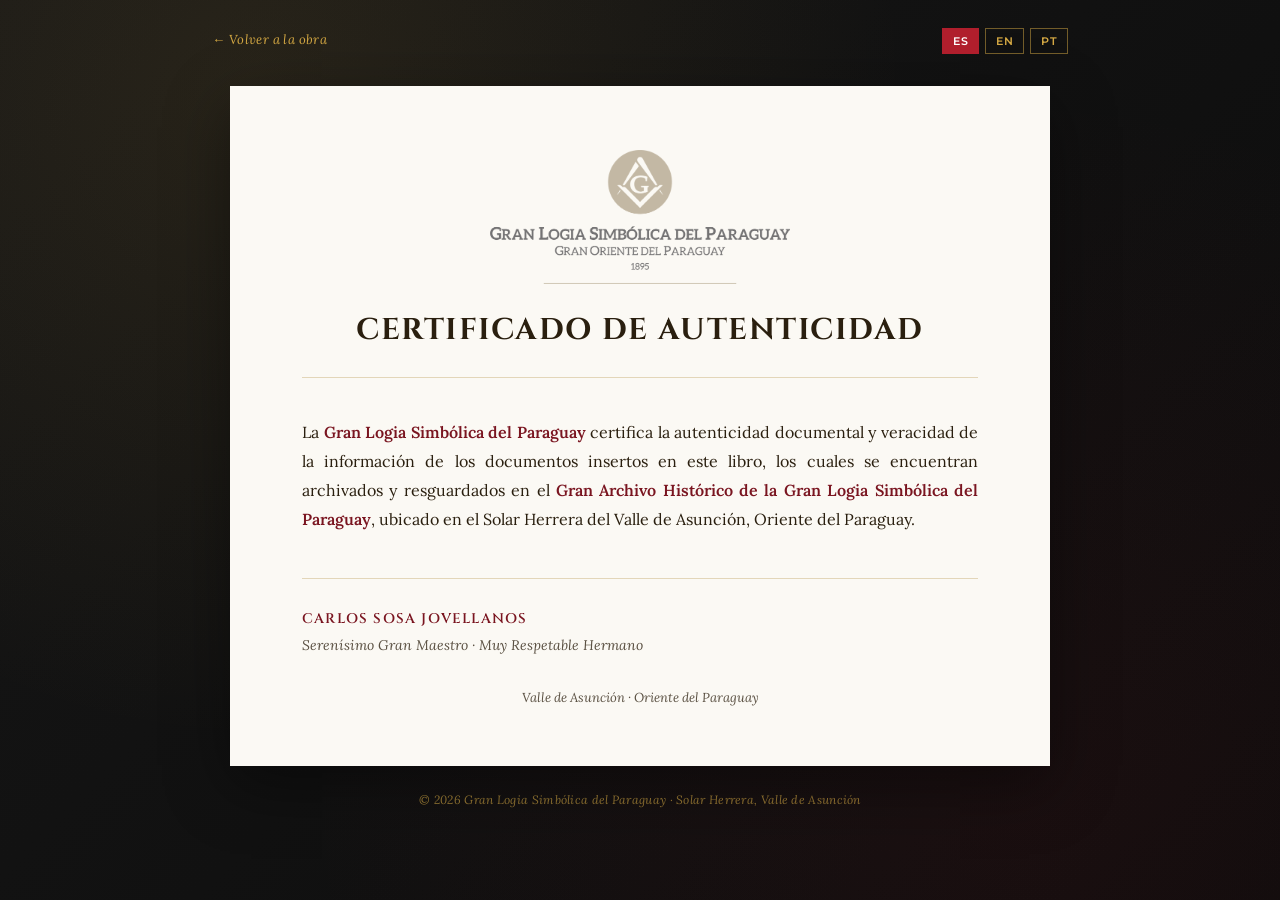
<file: certificacion/index.html>
<!DOCTYPE html>
<html lang="es">
<head>
<meta charset="UTF-8">
<meta name="viewport" content="width=device-width, initial-scale=1.0">
<title data-i18n="page_title">Certificado de Autenticidad · Gran Logia Simbólica del Paraguay</title>
<link rel="preconnect" href="https://fonts.googleapis.com">
<link rel="preconnect" href="https://fonts.gstatic.com" crossorigin>
<link href="https://fonts.googleapis.com/css2?family=Cinzel:wght@400;500;600;700&family=Lora:ital,wght@0,400;0,500;0,600;0,700;1,400;1,500&family=Montserrat:wght@300;400;500;600;700&display=swap" rel="stylesheet">
<style>
  :root{
    --red:#b01e2c;
    --red-dark:#7a1520;
    --gold:#d4a843;
    --gold-soft:#e8c875;
    --gold-deep:#a8842f;
    --dark:#1a1a1a;
    --darker:#0f0f0f;
    --cream:#f7f1e1;
    --ink:#2a1f0f;
    --muted:#5a5042;
  }
  *{box-sizing:border-box;margin:0;padding:0}
  html,body{min-height:100%}
  body{
    font-family:'Montserrat',sans-serif;
    color:var(--ink);
    background:
      radial-gradient(circle at 20% 10%, rgba(212,168,67,.10), transparent 50%),
      radial-gradient(circle at 80% 90%, rgba(176,30,44,.08), transparent 55%),
      linear-gradient(135deg, #161616 0%, #0c0c0c 100%);
    min-height:100vh;
    line-height:1.6;
  }

  /* Top bar with language switcher */
  .topbar{
    max-width:920px;
    margin:0 auto;
    padding:28px 32px 0;
    display:flex;
    justify-content:space-between;
    align-items:center;
    color:var(--gold);
  }
  .home-link{
    color:var(--gold);
    text-decoration:none;
    font-family:'Lora',serif;
    font-style:italic;
    font-size:13px;
    letter-spacing:.4px;
    border-bottom:1px solid transparent;
    transition:border-color .2s;
  }
  .home-link:hover{border-color:var(--gold)}
  .lang-switcher{display:flex;gap:6px}
  .lang-btn{
    background:transparent;
    border:1px solid rgba(212,168,67,.5);
    color:var(--gold);
    padding:5px 10px;
    font-family:'Montserrat',sans-serif;
    font-size:11px;
    font-weight:600;
    letter-spacing:.5px;
    cursor:pointer;
    transition:all .25s;
  }
  .lang-btn:hover{border-color:var(--gold);background:rgba(212,168,67,.1)}
  .lang-btn.active{background:var(--red);color:#fff;border-color:var(--red)}

  /* Page */
  .page{
    max-width:820px;
    margin:32px auto 0;
    background:#fbf9f4;
    padding:64px 72px 56px;
    box-shadow:0 20px 60px rgba(0,0,0,.4);
  }

  .page-header{
    text-align:center;
    padding-bottom:28px;
    border-bottom:1px solid rgba(168,132,47,.3);
    margin-bottom:40px;
  }
  .page-emblem{
    width:300px;
    margin:0 auto 28px;
    display:flex;
    align-items:center;
    justify-content:center;
  }
  .page-emblem img{width:100%;height:auto;object-fit:contain}
  .page-title{
    font-family:'Cinzel',serif;
    font-weight:700;
    color:var(--ink);
    font-size:clamp(24px, 3vw, 30px);
    letter-spacing:1.5px;
    line-height:1.25;
    text-transform:uppercase;
  }

  .page-content{
    font-family:'Lora',serif;
    font-size:16px;
    line-height:1.8;
    color:var(--ink);
  }
  .page-content p{margin-bottom:18px;text-align:justify}
  .page-content strong{color:var(--red-dark);font-weight:600}

  .section-heading{
    font-family:'Cinzel',serif;
    font-weight:600;
    color:var(--red-dark);
    font-size:13px;
    letter-spacing:2px;
    text-transform:uppercase;
    margin:36px 0 14px;
  }

  .signatory{
    margin-top:44px;
    padding-top:28px;
    border-top:1px solid rgba(168,132,47,.3);
    font-family:'Lora',serif;
    font-size:14px;
    line-height:1.7;
    color:var(--muted);
  }
  .signatory-name{
    font-family:'Cinzel',serif;
    font-weight:600;
    color:var(--red-dark);
    font-size:14px;
    letter-spacing:1.2px;
    text-transform:uppercase;
    margin-bottom:4px;
  }
  .signatory-title{font-style:italic}

  .page-place{
    margin-top:28px;
    font-family:'Lora',serif;
    font-style:italic;
    color:var(--muted);
    font-size:13px;
    text-align:center;
  }

  /* Footer */
  .footer{
    max-width:820px;
    margin:24px auto 40px;
    padding:0 32px;
    color:rgba(212,168,67,.6);
    font-family:'Lora',serif;
    font-style:italic;
    font-size:12px;
    letter-spacing:.3px;
    text-align:center;
  }

  /* Print */
  @media print{
    body{background:#fff}
    .topbar,.footer{display:none}
    .page{box-shadow:none;max-width:100%;margin:0;padding:40px}
  }

  /* Responsive */
  @media (max-width:720px){
    .topbar{padding:20px 18px 0}
    .page{padding:36px 22px;margin-top:20px}
    .page-content{font-size:15px}
    .page-content p{text-align:left}
  }
</style>
</head>
<body>

<div class="topbar">
  <a href="../historia-documentada/" class="home-link" data-i18n="back_link">← Volver a la obra</a>
  <div class="lang-switcher">
    <button class="lang-btn active" data-lang="es" onclick="setLanguage('es')">ES</button>
    <button class="lang-btn" data-lang="en" onclick="setLanguage('en')">EN</button>
    <button class="lang-btn" data-lang="pt" onclick="setLanguage('pt')">PT</button>
  </div>
</div>

<main class="page">
  <header class="page-header">
    <div class="page-emblem">
      <img src="logo.png" alt="GLSP">
    </div>
    <h1 class="page-title" data-i18n="cert_title">Certificado de Autenticidad</h1>
  </header>

  <div class="page-content">
    <p data-i18n="cert_body">La <strong>Gran Logia Simbólica del Paraguay</strong> certifica la autenticidad documental y veracidad de la información de los documentos insertos en este libro, los cuales se encuentran archivados y resguardados en el <strong>Gran Archivo Histórico de la Gran Logia Simbólica del Paraguay</strong>, ubicado en el Solar Herrera del Valle de Asunción, Oriente del Paraguay.</p>

    <div class="signatory">
      <div class="signatory-name">Carlos Sosa Jovellanos</div>
      <div class="signatory-title" data-i18n="signatory_title">Serenísimo Gran Maestro · Muy Respetable Hermano</div>
    </div>

    <div class="page-place" data-i18n="cert_place">Valle de Asunción · Oriente del Paraguay</div>
  </div>
</main>

<div class="footer" data-i18n="footer_text">© 2026 Gran Logia Simbólica del Paraguay · Solar Herrera, Valle de Asunción</div>

<script>
const translations = {
  es:{
    page_title:"Certificado de Autenticidad · Gran Logia Simbólica del Paraguay",
    back_link:"← Volver a la obra",
    institution:"Gran Logia Simbólica del Paraguay",
    cert_title:"Certificado de Autenticidad",
    cert_body_html:'La <strong>Gran Logia Simbólica del Paraguay</strong> certifica la autenticidad documental y veracidad de la información de los documentos insertos en este libro, los cuales se encuentran archivados y resguardados en el <strong>Gran Archivo Histórico de la Gran Logia Simbólica del Paraguay</strong>, ubicado en el Solar Herrera del Valle de Asunción, Oriente del Paraguay.',
    signatory_title:"Serenísimo Gran Maestro · Muy Respetable Hermano",
    cert_place:"Valle de Asunción · Oriente del Paraguay",
    footer_text:"© 2026 Gran Logia Simbólica del Paraguay · Solar Herrera, Valle de Asunción"
  },
  en:{
    page_title:"Certificate of Authenticity · Gran Logia Simbólica del Paraguay",
    back_link:"← Back to the book",
    institution:"Gran Logia Simbólica del Paraguay",
    cert_title:"Certificate of Authenticity",
    cert_body_html:'The <strong>Gran Logia Simbólica del Paraguay</strong> certifies the documentary authenticity and truthfulness of the information contained in the documents included in this book, which are archived and safeguarded in the <strong>Grand Historical Archive of the Gran Logia Simbólica del Paraguay</strong>, located at the Solar Herrera in the Valley of Asunción, Orient of Paraguay.',
    signatory_title:"Most Serene Grand Master · Most Worshipful Brother",
    cert_place:"Valley of Asunción · Orient of Paraguay",
    footer_text:"© 2026 Gran Logia Simbólica del Paraguay · Solar Herrera, Valley of Asunción"
  },
  pt:{
    page_title:"Certificado de Autenticidade · Gran Logia Simbólica del Paraguay",
    back_link:"← Voltar à obra",
    institution:"Gran Logia Simbólica del Paraguay",
    cert_title:"Certificado de Autenticidade",
    cert_body_html:'A <strong>Gran Logia Simbólica del Paraguay</strong> certifica a autenticidade documental e veracidade das informações dos documentos inseridos neste livro, os quais se encontram arquivados e resguardados no <strong>Grande Arquivo Histórico da Gran Logia Simbólica del Paraguay</strong>, localizado no Solar Herrera do Vale de Assunção, Oriente do Paraguai.',
    signatory_title:"Sereníssimo Grão-Mestre · Muito Respeitável Irmão",
    cert_place:"Vale de Assunção · Oriente do Paraguai",
    footer_text:"© 2026 Gran Logia Simbólica del Paraguay · Solar Herrera, Vale de Assunção"
  }
};

function setLanguage(lang){
  if(!translations[lang]) return;
  const t = translations[lang];
  document.querySelectorAll('[data-i18n]').forEach(el=>{
    const k = el.getAttribute('data-i18n');
    const htmlKey = k + '_html';
    if(t[htmlKey] !== undefined){
      el.innerHTML = t[htmlKey];
    } else if(t[k] !== undefined){
      if(el.tagName === 'TITLE') document.title = t[k];
      else el.textContent = t[k];
    }
  });
  document.querySelectorAll('.lang-btn').forEach(b=>b.classList.toggle('active', b.dataset.lang === lang));
  document.documentElement.lang = lang;
  localStorage.setItem('glsp_cert_lang', lang);
}

const saved = localStorage.getItem('glsp_cert_lang') || 'es';
setLanguage(saved);
</script>

</body>
</html>
</file>
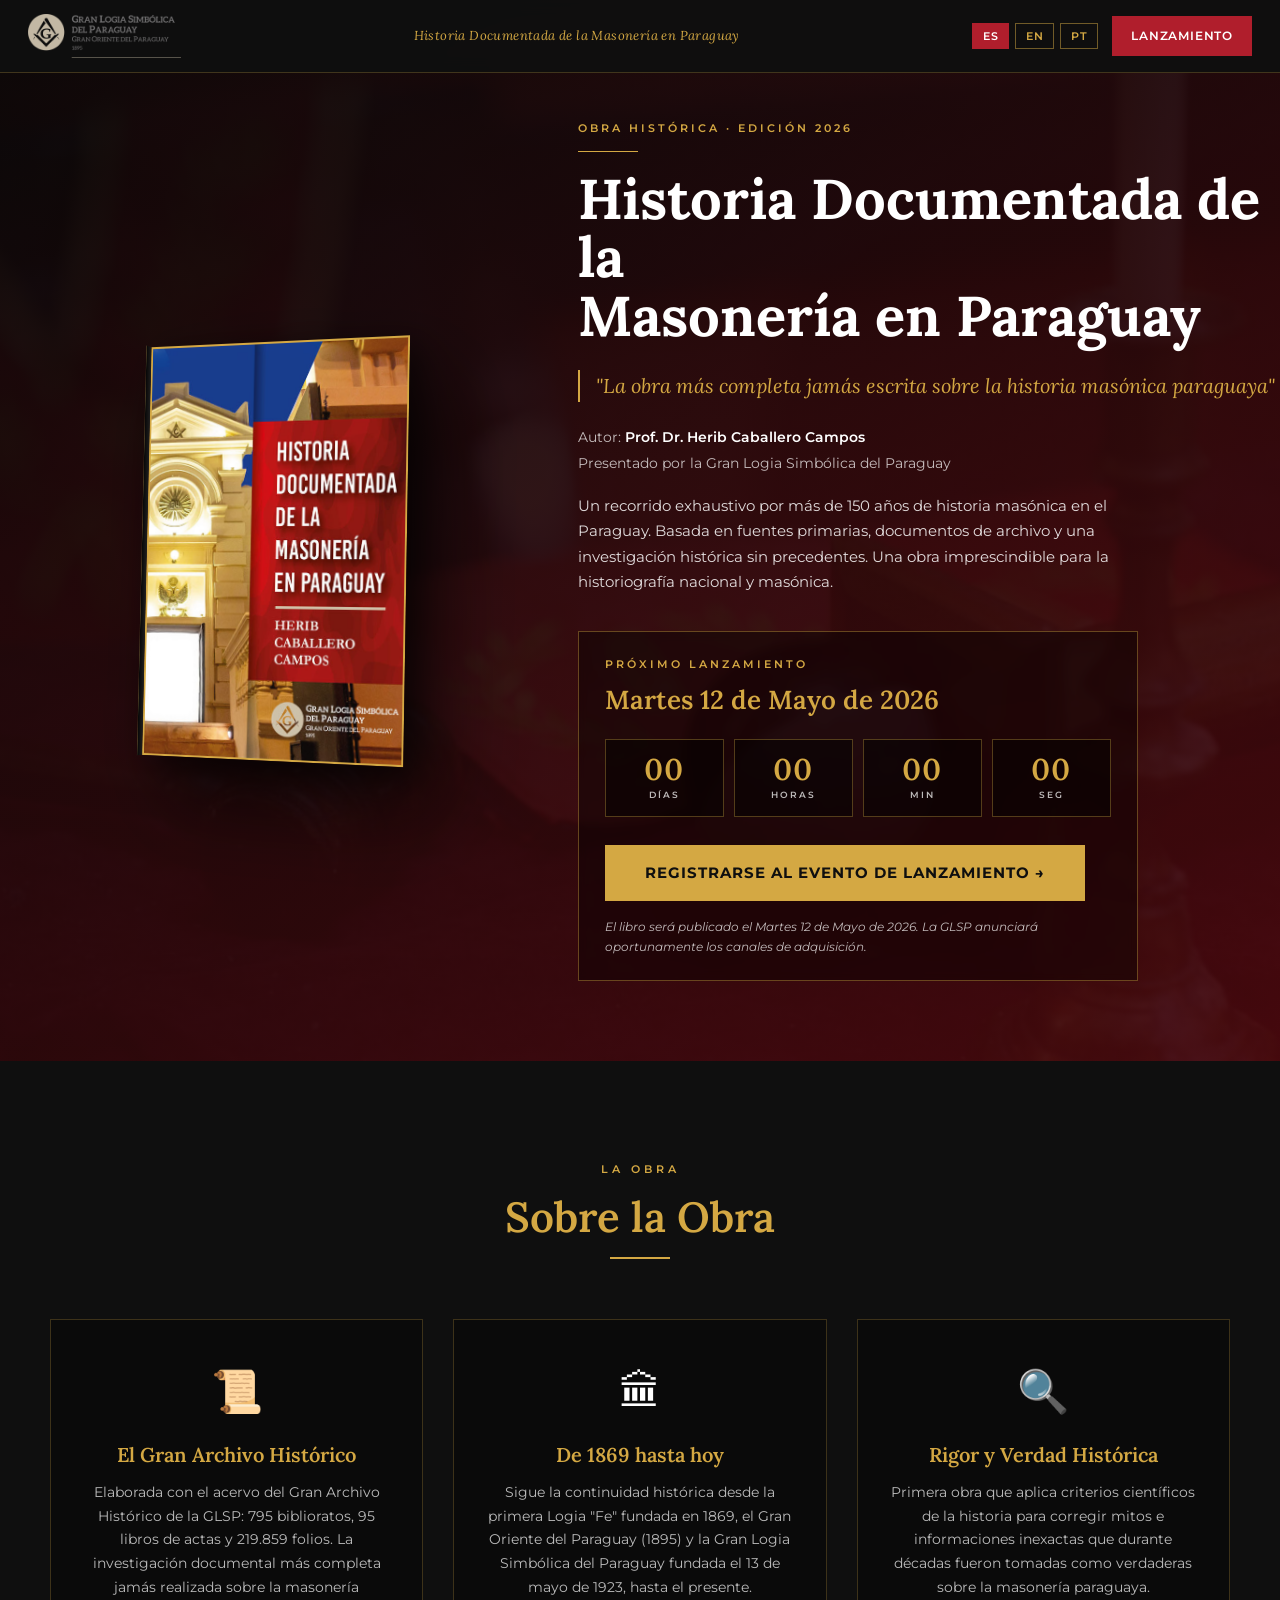
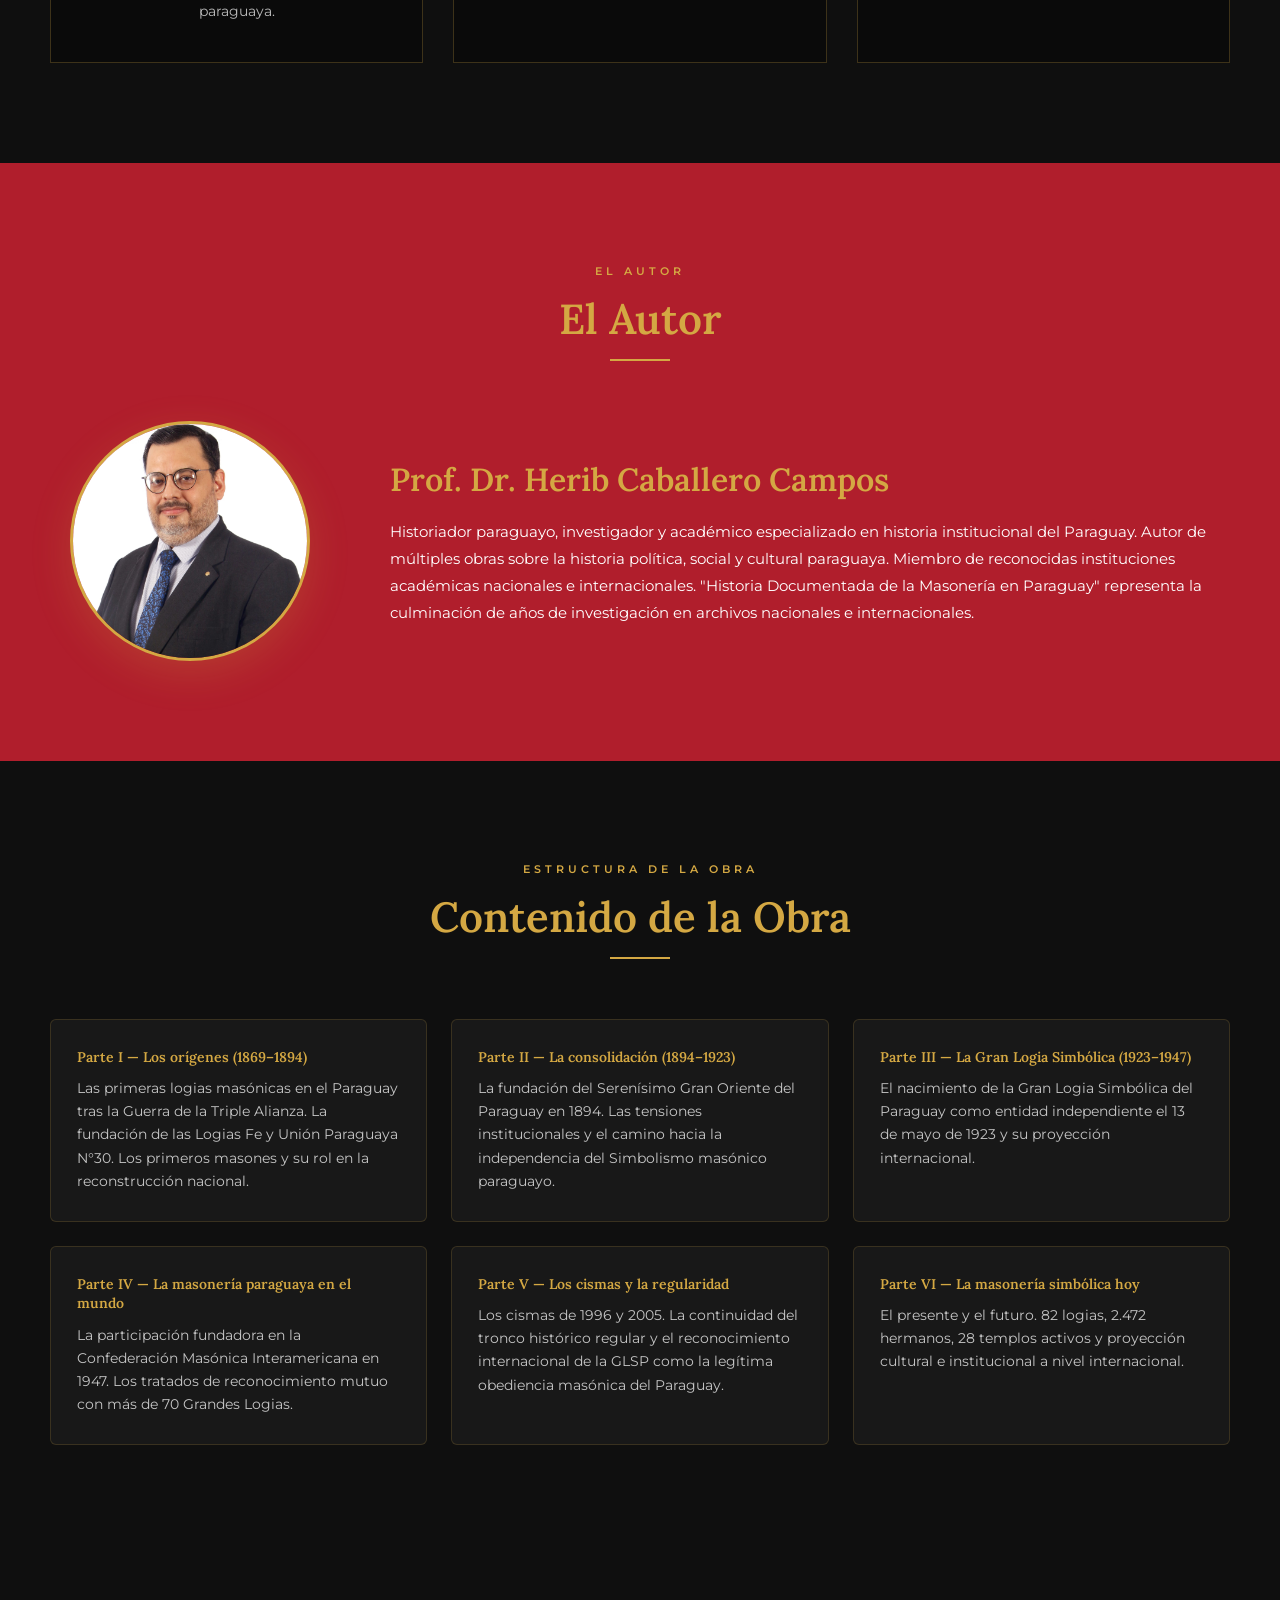
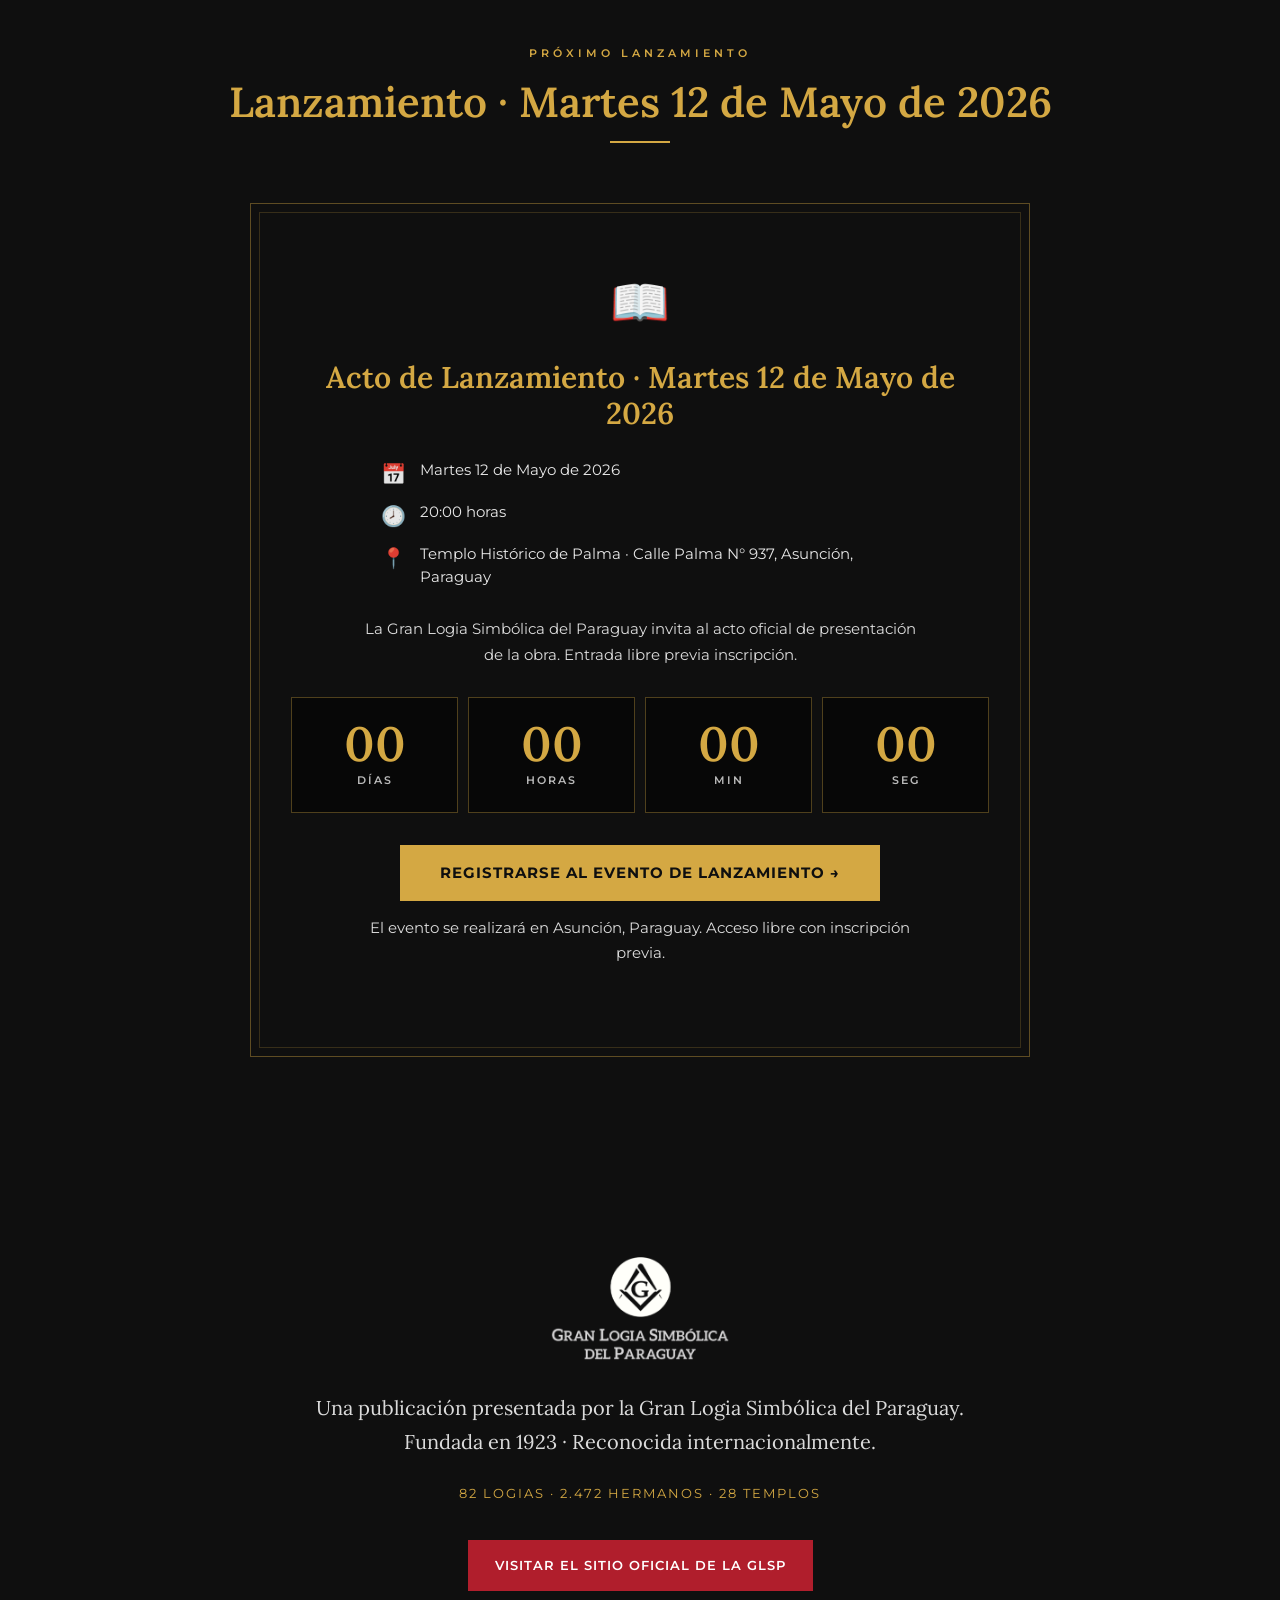
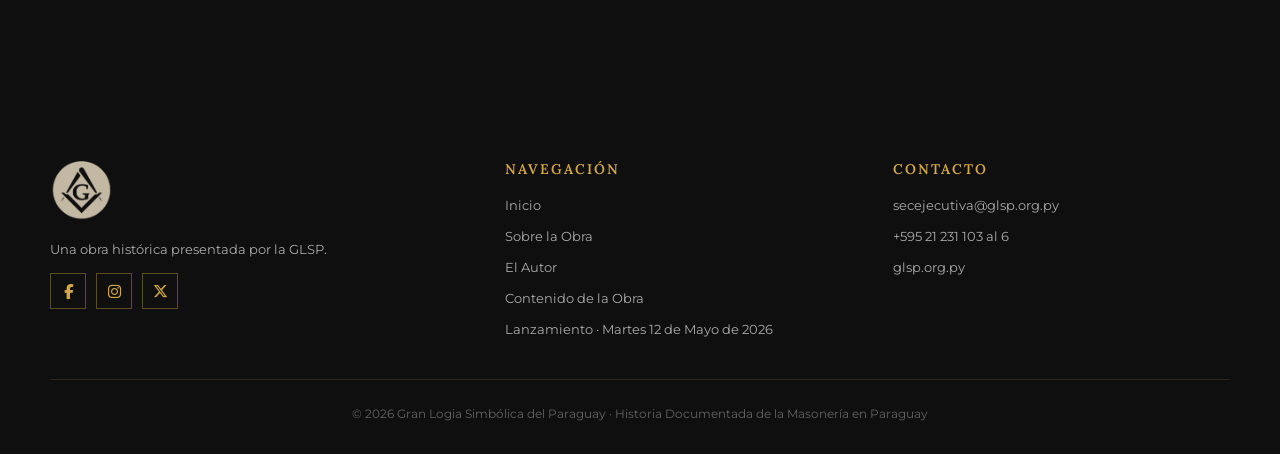
<file: historia-documentada/index.html>
<!DOCTYPE html>
<html lang="es">
<head>
<meta charset="UTF-8">
<meta name="viewport" content="width=device-width, initial-scale=1.0">
<title data-i18n="page_title">Historia Documentada de la Masonería en Paraguay · GLSP</title>
<link rel="preconnect" href="https://fonts.googleapis.com">
<link rel="preconnect" href="https://fonts.gstatic.com" crossorigin>
<link href="https://fonts.googleapis.com/css2?family=Lora:ital,wght@0,400;0,500;0,600;0,700;1,400;1,500&family=Montserrat:wght@300;400;500;600;700&display=swap" rel="stylesheet">
<link rel="stylesheet" href="https://cdnjs.cloudflare.com/ajax/libs/font-awesome/6.5.1/css/all.min.css">
<link rel="stylesheet" href="css/styles.css">
<!-- Meta Pixel Code -->
<script>
!function(f,b,e,v,n,t,s)
{if(f.fbq)return;n=f.fbq=function(){n.callMethod?
n.callMethod.apply(n,arguments):n.queue.push(arguments)};
if(!f._fbq)f._fbq=n;n.push=n;n.loaded=!0;n.version='2.0';
n.queue=[];t=b.createElement(e);t.async=!0;
t.src=v;s=b.getElementsByTagName(e)[0];
s.parentNode.insertBefore(t,s)}(window, document,'script',
'https://connect.facebook.net/en_US/fbevents.js');
fbq('init', '411601710262231');
fbq('track', 'PageView');
</script>
<noscript><img height="1" width="1" style="display:none"
src="https://www.facebook.com/tr?id=411601710262231&ev=PageView&noscript=1"
/></noscript>
<!-- End Meta Pixel Code -->
</head>
<body>

<!-- NAVBAR -->
<nav class="navbar" id="navbar">
  <div class="nav-inner">
    <a href="#" class="nav-logo">
      <img src="img/logo_glsp2026.png" alt="GLSP 2026">
    </a>
    <div class="nav-title" data-i18n="nav_title">Historia Documentada de la Masonería en Paraguay</div>
    <div class="nav-right">
      <div class="lang-switcher">
        <button class="lang-btn active" data-lang="es" onclick="setLanguage('es')">ES</button>
        <button class="lang-btn" data-lang="en" onclick="setLanguage('en')">EN</button>
        <button class="lang-btn" data-lang="pt" onclick="setLanguage('pt')">PT</button>
      </div>
      <a href="#adquirir" class="nav-cta" data-i18n="nav_btn">Adquirir</a>
    </div>
  </div>
</nav>

<!-- HERO -->
<section class="hero" id="inicio">
  <div class="hero-inner">
    <div class="book-stage">
      <div class="book">
        <div class="book-spine"></div>
        <div class="book-cover">
          <img src="img/tapa.jpg" alt="Historia Documentada de la Masonería en Paraguay">
        </div>
      </div>
    </div>
    <div class="hero-content">
      <span class="hero-label" data-i18n="hero_label">OBRA HISTÓRICA · EDICIÓN 2026</span>
      <h1 class="hero-title" data-i18n="hero_title">Historia Documentada de la
Masonería en Paraguay</h1>
      <div class="hero-subtitle" data-i18n="hero_subtitle">"La obra más completa jamás escrita sobre la historia masónica paraguaya"</div>
      <div class="hero-meta">
        <div><span data-i18n="hero_author_label">Autor:</span> <strong data-i18n="hero_author">Prof. Dr. Herib Caballero Campos</strong></div>
        <div data-i18n="hero_by">Presentado por la Gran Logia Simbólica del Paraguay</div>
      </div>
      <p class="hero-desc" data-i18n="hero_desc">Un recorrido exhaustivo por más de 150 años de historia masónica en el Paraguay. Basada en fuentes primarias, documentos de archivo y una investigación histórica sin precedentes. Una obra imprescindible para la historiografía nacional y masónica.</p>
      <div class="launch-card">
        <div class="launch-label" data-i18n="launch_label">PRÓXIMO LANZAMIENTO</div>
        <div class="launch-title" data-i18n="launch_title">Martes 12 de Mayo de 2026</div>
        <div class="countdown" id="countdown" aria-live="polite">
          <div class="cd-cell"><span class="cd-num" data-cd="d">—</span><span class="cd-lbl" data-i18n="cd_days">Días</span></div>
          <div class="cd-cell"><span class="cd-num" data-cd="h">—</span><span class="cd-lbl" data-i18n="cd_hours">Horas</span></div>
          <div class="cd-cell"><span class="cd-num" data-cd="m">—</span><span class="cd-lbl" data-i18n="cd_minutes">Min</span></div>
          <div class="cd-cell"><span class="cd-num" data-cd="s">—</span><span class="cd-lbl" data-i18n="cd_seconds">Seg</span></div>
        </div>
        <a href="https://www.glsp.org.py/eventos/event_details.php?id=8" target="_blank" rel="noopener" class="btn btn-primary btn-event" style="margin-top:28px">
          Registrarse al Evento de Lanzamiento →
        </a>
        <div class="launch-note" data-i18n="launch_note">El libro será publicado el Martes 12 de Mayo de 2026. La GLSP anunciará oportunamente los canales de adquisición.</div>
      </div>
    </div>
  </div>
</section>

<!-- ABOUT -->
<section id="sobre" class="section-dark reveal">
  <div class="container">
    <span class="section-eyebrow" data-i18n="about_eyebrow">LA OBRA</span>
    <h2 class="section-title" data-i18n="section_about">Sobre la Obra</h2>
    <div class="section-rule"></div>
    <div class="about-grid">
      <div class="about-card">
        <div class="about-icon">📜</div>
        <h3 data-i18n="about_1_title">El Gran Archivo Histórico</h3>
        <p data-i18n="about_1_text">Elaborada con el acervo del Gran Archivo Histórico de la GLSP: 795 biblioratos, 95 libros de actas y 219.859 folios. La investigación documental más completa jamás realizada sobre la masonería paraguaya.</p>
      </div>
      <div class="about-card">
        <div class="about-icon">🏛</div>
        <h3 data-i18n="about_2_title">De 1869 hasta hoy</h3>
        <p data-i18n="about_2_text">Sigue la continuidad histórica desde la primera Logia "Fe" fundada en 1869, el Gran Oriente del Paraguay (1895) y la Gran Logia Simbólica del Paraguay fundada el 13 de mayo de 1923, hasta el presente.</p>
      </div>
      <div class="about-card">
        <div class="about-icon">🔍</div>
        <h3 data-i18n="about_3_title">Rigor y Verdad Histórica</h3>
        <p data-i18n="about_3_text">Primera obra que aplica criterios científicos de la historia para corregir mitos e informaciones inexactas que durante décadas fueron tomadas como verdaderas sobre la masonería paraguaya.</p>
      </div>
    </div>
  </div>
</section>

<!-- AUTHOR -->
<section class="section-red reveal" id="autor">
  <div class="container">
    <span class="section-eyebrow" data-i18n="author_label">EL AUTOR</span>
    <h2 class="section-title" data-i18n="section_author">El Autor</h2>
    <div class="section-rule"></div>
    <div class="author-grid">
      <div class="author-avatar"><img src="img/Herib-Caballero-Campos.jpeg" alt="Herib Caballero Campos"></div>
      <div>
        <h3 class="author-name">Prof. Dr. Herib Caballero Campos</h3>
        <p class="author-bio" data-i18n="author_bio">Historiador paraguayo, investigador y académico especializado en historia institucional del Paraguay. Autor de múltiples obras sobre la historia política, social y cultural paraguaya. Miembro de reconocidas instituciones académicas nacionales e internacionales. "Historia Documentada de la Masonería en Paraguay" representa la culminación de años de investigación en archivos nacionales e internacionales.</p>
      </div>
    </div>
  </div>
</section>

<!-- CONTENTS -->
<section class="section-dark reveal" id="contenido">
  <div class="container">
    <span class="section-eyebrow" data-i18n="contents_eyebrow">ESTRUCTURA DE LA OBRA</span>
    <h2 class="section-title" data-i18n="section_contents">Contenido de la Obra</h2>
    <div class="section-rule"></div>
    <div class="parts-grid">
      <div class="part-card">
        <h3 class="part-title" data-i18n="part_1_title">Parte I — Los orígenes (1869–1894)</h3>
        <p class="part-body" data-i18n="part_1_body">Las primeras logias masónicas en el Paraguay tras la Guerra de la Triple Alianza. La fundación de las Logias Fe y Unión Paraguaya N°30. Los primeros masones y su rol en la reconstrucción nacional.</p>
      </div>
      <div class="part-card">
        <h3 class="part-title" data-i18n="part_2_title">Parte II — La consolidación (1894–1923)</h3>
        <p class="part-body" data-i18n="part_2_body">La fundación del Serenísimo Gran Oriente del Paraguay en 1894. Las tensiones institucionales y el camino hacia la independencia del Simbolismo masónico paraguayo.</p>
      </div>
      <div class="part-card">
        <h3 class="part-title" data-i18n="part_3_title">Parte III — La Gran Logia Simbólica (1923–1947)</h3>
        <p class="part-body" data-i18n="part_3_body">El nacimiento de la Gran Logia Simbólica del Paraguay como entidad independiente el 13 de mayo de 1923 y su proyección internacional.</p>
      </div>
      <div class="part-card">
        <h3 class="part-title" data-i18n="part_4_title">Parte IV — La masonería paraguaya en el mundo</h3>
        <p class="part-body" data-i18n="part_4_body">La participación fundadora en la Confederación Masónica Interamericana en 1947. Los tratados de reconocimiento mutuo con más de 70 Grandes Logias.</p>
      </div>
      <div class="part-card">
        <h3 class="part-title" data-i18n="part_5_title">Parte V — Los cismas y la regularidad</h3>
        <p class="part-body" data-i18n="part_5_body">Los cismas de 1996 y 2005. La continuidad del tronco histórico regular y el reconocimiento internacional de la GLSP como la legítima obediencia masónica del Paraguay.</p>
      </div>
      <div class="part-card">
        <h3 class="part-title" data-i18n="part_6_title">Parte VI — La masonería simbólica hoy</h3>
        <p class="part-body" data-i18n="part_6_body">El presente y el futuro. 82 logias, 2.472 hermanos, 28 templos activos y proyección cultural e institucional a nivel internacional.</p>
      </div>
    </div>
  </div>
</section>

<!-- BUY -->
<section class="section-dark reveal" id="adquirir">
  <div class="container">
    <span class="section-eyebrow" data-i18n="buy_eyebrow">PRÓXIMO LANZAMIENTO</span>
    <h2 class="section-title" data-i18n="section_buy">Lanzamiento · Martes 12 de Mayo de 2026</h2>
    <div class="section-rule"></div>
    <div class="launch-banner">
      <div class="launch-banner-icon">📖</div>
      <h3 data-i18n="launch_banner_title">Acto de Lanzamiento · Martes 12 de Mayo de 2026</h3>
      <div class="launch-event-details">
        <div class="launch-event-item">
          <span class="launch-event-icon">📅</span>
          <span data-i18n="event_date">Martes 12 de Mayo de 2026</span>
        </div>
        <div class="launch-event-item">
          <span class="launch-event-icon">🕗</span>
          <span data-i18n="event_time">20:00 horas</span>
        </div>
        <div class="launch-event-item">
          <span class="launch-event-icon">📍</span>
          <span data-i18n="event_venue">Templo Histórico de Palma · Calle Palma N° 937, Asunción, Paraguay</span>
        </div>
      </div>
      <p class="launch-event-desc" data-i18n="event_desc">La Gran Logia Simbólica del Paraguay invita al acto oficial de presentación de la obra. Entrada libre previa inscripción.</p>
      <div class="countdown countdown-lg" id="countdownLg">
        <div class="cd-cell"><span class="cd-num" data-cd="d">—</span><span class="cd-lbl" data-i18n="cd_days">Días</span></div>
        <div class="cd-cell"><span class="cd-num" data-cd="h">—</span><span class="cd-lbl" data-i18n="cd_hours">Horas</span></div>
        <div class="cd-cell"><span class="cd-num" data-cd="m">—</span><span class="cd-lbl" data-i18n="cd_minutes">Min</span></div>
        <div class="cd-cell"><span class="cd-num" data-cd="s">—</span><span class="cd-lbl" data-i18n="cd_seconds">Seg</span></div>
      </div>
      <a href="https://www.glsp.org.py/eventos/event_details.php?id=8" target="_blank" rel="noopener" class="btn btn-primary btn-event" data-i18n="btn_event">
        Registrarse al Evento de Lanzamiento →
      </a>
      <p class="launch-event-note" data-i18n="event_note">El evento se realizará en Asunción, Paraguay. Acceso libre con inscripción previa.</p>
    </div>
    <div class="buy-grid" style="display:none">
      <div class="buy-card dark">
        <div class="buy-icon">🛒</div>
        <h3 data-i18n="buy_online_title">Tiendas Online</h3>
        <p data-i18n="buy_online_text">Disponible en plataformas de compra internacional con envíos a todo el mundo.</p>
        <a href="https://www.amazon.com" target="_blank" rel="noopener" class="btn btn-primary" style="width:100%" data-i18n="btn_amazon">🛒 Comprar en Amazon</a>
        <p class="buy-note" data-i18n="buy_online_note">Disponibilidad y precio sujetos a la plataforma de venta.</p>
      </div>
      <div class="buy-card cream">
        <div class="buy-icon">📬</div>
        <h3 data-i18n="buy_form_title">Solicitar a la Gran Logia</h3>
        <p data-i18n="buy_form_text">Para pedidos directos, envíos especiales o consultas institucionales, complete el formulario. Un representante de la GLSP se pondrá en contacto a la brevedad.</p>
        <form id="orderForm" novalidate>
          <div class="form-group">
            <label data-i18n="f_name">Nombre completo</label>
            <input type="text" name="name" required>
          </div>
          <div class="form-row">
            <div class="form-group">
              <label data-i18n="f_country">País</label>
              <select name="country" required>
                <option value="">—</option>
                <option>Paraguay</option>
                <option>Argentina</option>
                <option>Brasil</option>
                <option>Uruguay</option>
                <option>España</option>
                <option>Estados Unidos</option>
                <option data-i18n="f_country_other">Otro</option>
              </select>
            </div>
            <div class="form-group">
              <label data-i18n="f_city">Ciudad</label>
              <input type="text" name="city">
            </div>
          </div>
          <div class="form-row">
            <div class="form-group">
              <label data-i18n="f_email">Email</label>
              <input type="email" name="email" required>
            </div>
            <div class="form-group">
              <label data-i18n="f_phone">Teléfono</label>
              <input type="tel" name="phone">
            </div>
          </div>
          <div class="form-group">
            <label data-i18n="f_qty">Cantidad de ejemplares</label>
            <input type="number" name="qty" min="1" max="20" value="1">
          </div>
          <div class="form-group">
            <label data-i18n="f_shipping">Tipo de envío</label>
            <div class="radio-group">
              <label><input type="radio" name="shipping" value="pickup" checked> <span data-i18n="f_ship_pickup">Retiro en la sede de la GLSP (Asunción)</span></label>
              <label><input type="radio" name="shipping" value="national"> <span data-i18n="f_ship_national">Envío nacional</span></label>
              <label><input type="radio" name="shipping" value="international"> <span data-i18n="f_ship_intl">Envío internacional</span></label>
            </div>
          </div>
          <div class="form-group" id="addressGroup">
            <label data-i18n="f_address">Dirección</label>
            <textarea name="address" rows="3"></textarea>
          </div>
          <div class="form-group">
            <label data-i18n="f_message">Mensaje</label>
            <textarea name="message" rows="3"></textarea>
          </div>
          <button type="submit" class="form-submit" data-i18n="btn_submit">Enviar Solicitud</button>
          <div class="form-confirm" id="formConfirm" data-i18n="confirm_msg">✓ Su solicitud fue enviada. La GLSP se pondrá en contacto a la brevedad.</div>
          <p class="form-footnote" data-i18n="form_footnote">Al enviar este formulario, la Gran Logia Simbólica del Paraguay se pondrá en contacto para confirmar disponibilidad y coordinar el envío o retiro.</p>
        </form>
      </div>
    </div>
  </div>
</section>

<!-- PRESENTS -->
<section class="section-dark reveal">
  <div class="container presents">
    <img src="img/logo-principal.png" alt="GLSP" class="presents-logo">
    <p class="presents-text" data-i18n="presents_text">Una publicación presentada por la Gran Logia Simbólica del Paraguay. Fundada en 1923 · Reconocida internacionalmente.</p>
    <div class="presents-stats" data-i18n="presents_stats">82 LOGIAS · 2.472 HERMANOS · 28 TEMPLOS</div>
    <a href="https://glsp.org.py" target="_blank" rel="noopener" class="btn btn-primary" data-i18n="presents_btn">Visitar el sitio oficial de la GLSP</a>
  </div>
</section>

<!-- FOOTER -->
<footer>
  <div class="footer-grid">
    <div class="footer-col">
      <div class="footer-logo">
        <img src="img/logo-footer.png" alt="GLSP">
      </div>
      <p data-i18n="footer_tag">Una obra histórica presentada por la GLSP.</p>
      <div class="social-row">
        <a href="#" aria-label="Facebook"><i class="fa-brands fa-facebook-f"></i></a>
        <a href="#" aria-label="Instagram"><i class="fa-brands fa-instagram"></i></a>
        <a href="#" aria-label="X"><i class="fa-brands fa-x-twitter"></i></a>
      </div>
    </div>
    <div class="footer-col">
      <h4 data-i18n="footer_nav">Navegación</h4>
      <ul>
        <li><a href="#inicio" data-i18n="footer_home">Inicio</a></li>
        <li><a href="#sobre" data-i18n="section_about">Sobre la Obra</a></li>
        <li><a href="#autor" data-i18n="section_author">El Autor</a></li>
        <li><a href="#contenido" data-i18n="section_contents">Contenido</a></li>
        <li><a href="#adquirir" data-i18n="section_buy">Adquirir</a></li>
      </ul>
    </div>
    <div class="footer-col">
      <h4 data-i18n="footer_contact">Contacto</h4>
      <ul>
        <li><a href="mailto:secejecutiva@glsp.org.py">secejecutiva@glsp.org.py</a></li>
        <li>+595 21 231 103 al 6</li>
        <li><a href="https://glsp.org.py" target="_blank" rel="noopener">glsp.org.py</a></li>
      </ul>
    </div>
  </div>
  <div class="footer-bottom" data-i18n="footer_copy">© 2026 Gran Logia Simbólica del Paraguay · Historia Documentada de la Masonería en Paraguay</div>
</footer>

<button class="back-top" id="backTop" aria-label="Volver arriba">↑</button>

<script src="js/main.js"></script>
</body>
</html>
</file>
<file: historia-documentada/css/styles.css>
:root {
  --red: #b01e2c;
  --red-dark: #7a1520;
  --gold: #d4a843;
  --gold-soft: #e8c875;
  --dark: #1e1e1e;
  --darker: #0f0f0f;
  --white: #ffffff;
  --muted: rgba(255, 255, 255, .72);
}

* { box-sizing: border-box; margin: 0; padding: 0; }
html { scroll-behavior: smooth; }
body { font-family: 'Montserrat', sans-serif; color: var(--white); background: var(--dark); line-height: 1.6; overflow-x: hidden; }
h1, h2, h3, h4 { font-family: 'Lora', serif; font-weight: 600; line-height: 1.2; color: var(--gold); }
a { color: inherit; text-decoration: none; }
img { max-width: 100%; display: block; }

/* NAVBAR */
.navbar { position: fixed; top: 0; left: 0; right: 0; z-index: 1000; background: rgba(15,15,15,.96); backdrop-filter: blur(8px); border-bottom: 1px solid rgba(212,168,67,.25); transition: all .3s; }
.navbar.scrolled { background: rgba(10,10,10,.99); box-shadow: 0 4px 20px rgba(0,0,0,.6); }
.nav-inner { max-width: 1280px; margin: 0 auto; padding: 14px 28px; display: flex; align-items: center; justify-content: space-between; gap: 24px; }
.nav-logo { display: flex; align-items: center; gap: 10px; color: var(--gold); font-family: 'Lora', serif; font-weight: 600; font-size: 14px; letter-spacing: .5px; }
.nav-logo img { height: 44px; width: auto; display: block; }
.nav-title { flex: 1; text-align: center; color: var(--gold); font-family: 'Lora', serif; font-style: italic; font-size: 13px; letter-spacing: .4px; }
.nav-right { display: flex; align-items: center; gap: 14px; }
.lang-switcher { display: flex; gap: 6px; }
.lang-btn { background: transparent; border: 1px solid rgba(212,168,67,.5); color: var(--gold); padding: 5px 10px; font-family: 'Montserrat', sans-serif; font-size: 11px; font-weight: 600; letter-spacing: .5px; cursor: pointer; transition: all .25s; }
.lang-btn:hover { background: rgba(212,168,67,.12); }
.lang-btn.active { background: var(--red); color: var(--white); border-color: var(--red); }
.nav-cta { background: var(--red); color: var(--white); padding: 9px 18px; font-weight: 600; font-size: 12px; letter-spacing: .8px; text-transform: uppercase; border: 1px solid var(--red); transition: all .25s; cursor: pointer; }
.nav-cta:hover { background: transparent; color: var(--gold); border-color: var(--gold); }

/* HERO */
.hero { position: relative; min-height: 100vh; background: url('../img/hero-bg.jpg') center/cover no-repeat; display: flex; align-items: center; padding: 120px 28px 80px; color: var(--white); }
.hero::before { content: ""; position: absolute; inset: 0; background: linear-gradient(150deg, rgba(8,8,8,.92) 0%, rgba(80,10,15,.82) 100%); z-index: 1; }
.hero-inner { position: relative; z-index: 2; max-width: 1280px; margin: 0 auto; display: grid; grid-template-columns: 40% 60%; gap: 60px; align-items: center; width: 100%; }

/* Book 3D */
.book-stage { perspective: 1800px; display: flex; justify-content: center; }
.book { position: relative; width: 280px; height: 420px; transform-style: preserve-3d; transform: rotateY(-22deg) rotateX(3deg); transition: transform .6s ease; box-shadow: 30px 40px 80px rgba(0,0,0,.7), 10px 10px 30px rgba(0,0,0,.5); }
.book:hover { transform: rotateY(-12deg) rotateX(2deg); }
.book-cover { position: absolute; inset: 0; border: 2px solid var(--gold); overflow: hidden; }
.book-cover img { width: 100%; height: 100%; object-fit: cover; display: block; }
.book-spine { position: absolute; top: 0; left: -12px; width: 12px; height: 100%; background: linear-gradient(90deg, #080808, #1e1e1e); transform: rotateY(90deg); transform-origin: right center; border-left: 1px solid rgba(212,168,67,.3); }

/* Hero text */
.hero-content { display: flex; flex-direction: column; gap: 18px; }
.hero-label { display: inline-block; font-size: 11px; letter-spacing: 3px; color: var(--gold); text-transform: uppercase; font-weight: 600; padding-bottom: 14px; position: relative; width: fit-content; }
.hero-label::after { content: ""; position: absolute; bottom: 0; left: 0; width: 60px; height: 1px; background: var(--gold); }
.hero-title { font-family: 'Lora', serif; font-weight: 700; font-size: clamp(32px, 4.4vw, 56px); color: var(--white); line-height: 1.05; white-space: pre-line; }
.hero-subtitle { font-family: 'Lora', serif; font-style: italic; color: var(--gold); font-size: clamp(16px, 1.6vw, 20px); font-weight: 400; border-left: 2px solid var(--gold); padding-left: 16px; margin: 6px 0; }
.hero-meta { display: flex; flex-direction: column; gap: 4px; font-size: 14px; color: var(--muted); }
.hero-meta strong { color: var(--white); font-weight: 600; }
.hero-desc { color: rgba(255,255,255,.85); font-size: 15px; line-height: 1.7; max-width: 560px; }
.hero-buttons { display: flex; gap: 14px; margin-top: 14px; flex-wrap: wrap; }
.btn { display: inline-flex; align-items: center; gap: 8px; padding: 14px 26px; font-family: 'Montserrat', sans-serif; font-weight: 600; font-size: 13px; letter-spacing: 1px; text-transform: uppercase; cursor: pointer; border: 1px solid var(--gold); transition: all .25s; text-align: center; justify-content: center; }
.btn-primary { background: var(--red); color: var(--white); border-color: var(--red); }
.btn-primary:hover { background: transparent; color: var(--gold); border-color: var(--gold); }
.btn-outline { background: transparent; color: var(--gold); }
.btn-outline:hover { background: var(--gold); color: var(--darker); }

/* Launch card */
.launch-card { margin-top: 18px; padding: 24px 26px; border: 1px solid rgba(212,168,67,.4); background: rgba(0,0,0,.4); backdrop-filter: blur(4px); max-width: 560px; }
.launch-label { font-size: 11px; letter-spacing: 3px; color: var(--gold); text-transform: uppercase; font-weight: 600; margin-bottom: 6px; }
.launch-title { font-family: 'Lora', serif; color: var(--gold); font-size: 26px; font-weight: 600; margin-bottom: 18px; }
.launch-note { font-size: 12px; color: var(--muted); margin-top: 16px; line-height: 1.6; font-style: italic; }

/* Countdown */
.countdown { display: grid; grid-template-columns: repeat(4, 1fr); gap: 10px; }
.cd-cell { background: rgba(0,0,0,.5); border: 1px solid rgba(212,168,67,.35); padding: 14px 6px; text-align: center; display: flex; flex-direction: column; gap: 4px; }
.cd-num { font-family: 'Lora', serif; color: var(--gold); font-size: 30px; font-weight: 600; line-height: 1; font-variant-numeric: tabular-nums; }
.cd-lbl { font-size: 9px; letter-spacing: 2px; color: var(--muted); text-transform: uppercase; font-weight: 600; }
.countdown-lg .cd-num { font-size: 48px; }
.countdown-lg .cd-cell { padding: 22px 8px; }
.countdown-lg .cd-lbl { font-size: 11px; }

/* Launch banner */
.launch-banner { max-width: 780px; margin: 0 auto; padding: 60px 40px; background: var(--darker); color: var(--white); border: 1px solid rgba(212,168,67,.4); text-align: center; position: relative; }
.launch-banner::before { content: ""; position: absolute; inset: 8px; border: 1px solid rgba(212,168,67,.2); pointer-events: none; }
.launch-banner-icon { font-size: 48px; margin-bottom: 18px; }
.launch-banner h3 { color: var(--gold); font-size: clamp(22px, 2.4vw, 30px); margin-bottom: 18px; font-weight: 600; }
.launch-banner p { color: rgba(255,255,255,.85); font-size: 15px; line-height: 1.7; max-width: 560px; margin: 0 auto 30px; }
.launch-event-details { display: flex; flex-direction: column; gap: 12px; margin: 28px auto; max-width: 520px; text-align: left; }
.launch-event-item { display: flex; align-items: flex-start; gap: 14px; color: rgba(255,255,255,.9); font-size: 15px; line-height: 1.5; }
.launch-event-icon { font-size: 20px; flex-shrink: 0; width: 26px; text-align: center; }
.launch-event-desc { color: rgba(255,255,255,.75); font-size: 15px; line-height: 1.7; max-width: 520px; margin: 0 auto 0; }
.launch-event-note { color: rgba(255,255,255,.5); font-size: 13px; margin-top: 14px !important; }

/* Event registration button */
.btn-event { display: inline-block; margin-top: 32px; padding: 16px 40px; background: var(--gold); color: var(--darker); font-family: 'Montserrat', sans-serif; font-weight: 700; font-size: 15px; letter-spacing: 1px; text-transform: uppercase; text-decoration: none; border: none; cursor: pointer; transition: background .2s, color .2s; }
.btn-event:hover { background: var(--gold-soft, #e8c875); color: var(--darker); }

/* SECTIONS */
section { padding: 100px 28px; }
.container { max-width: 1180px; margin: 0 auto; }
.section-eyebrow { display: block; font-size: 11px; letter-spacing: 4px; color: var(--gold); text-transform: uppercase; font-weight: 600; text-align: center; margin-bottom: 14px; }
.section-title { font-family: 'Lora', serif; font-size: clamp(28px, 3.4vw, 42px); text-align: center; font-weight: 600; margin-bottom: 14px; color: var(--gold); }
.section-rule { width: 60px; height: 2px; background: var(--gold); margin: 0 auto 60px; }
.section-dark { background: var(--darker); }
.section-red { background: var(--red); }

/* About cards */
.about-grid { display: grid; grid-template-columns: repeat(auto-fit, minmax(280px, 1fr)); gap: 30px; }
.about-card { background: rgba(0,0,0,.35); border: 1px solid rgba(212,168,67,.25); padding: 38px 28px; text-align: center; transition: all .3s; position: relative; }
.about-card::before { content: ""; position: absolute; top: 0; left: 0; width: 100%; height: 2px; background: var(--gold); transform: scaleX(0); transform-origin: left; transition: transform .35s; }
.about-card:hover { transform: translateY(-4px); box-shadow: 0 12px 40px rgba(0,0,0,.4); border-color: rgba(212,168,67,.5); }
.about-card:hover::before { transform: scaleX(1); }
.about-icon { font-size: 42px; margin-bottom: 18px; }
.about-card h3 { font-size: 20px; margin-bottom: 14px; color: var(--gold); }
.about-card p { color: var(--muted); font-size: 14px; line-height: 1.7; }

/* Author */
.author-grid { display: grid; grid-template-columns: 280px 1fr; gap: 60px; align-items: center; }
.author-avatar { width: 240px; height: 240px; border-radius: 50%; overflow: hidden; border: 3px solid var(--gold); box-shadow: 0 12px 40px rgba(212,168,67,.2); margin: 0 auto; position: relative; }
.author-avatar img { width: 100%; height: 100%; object-fit: cover; display: block; }
.author-avatar::after { content: ""; position: absolute; inset: -12px; border: 1px solid var(--gold); border-radius: 50%; opacity: .4; }
.author-name { font-family: 'Lora', serif; font-size: 32px; color: var(--gold); margin: 6px 0 18px; }
.author-bio { color: var(--white); font-size: 15px; line-height: 1.8; }

/* Accordion (unused but kept) */
.accordion { max-width: 880px; margin: 0 auto; }
.acc-item { border: 1px solid rgba(212,168,67,.25); margin-bottom: 14px; background: rgba(0,0,0,.2); transition: all .3s; }
.acc-item.open { border-color: var(--gold); background: rgba(212,168,67,.06); }
.acc-header { padding: 22px 28px; cursor: pointer; display: flex; justify-content: space-between; align-items: center; gap: 20px; color: var(--white); font-family: 'Lora', serif; font-size: 18px; font-weight: 500; }
.acc-header span:first-child { flex: 1; }
.acc-icon { color: var(--gold); font-size: 22px; transition: transform .3s; flex-shrink: 0; }
.acc-item.open .acc-icon { transform: rotate(45deg); }
.acc-body { max-height: 0; overflow: hidden; transition: max-height .4s ease; }
.acc-item.open .acc-body { max-height: 600px; }
.acc-body-inner { padding: 0 28px 24px; color: var(--muted); font-size: 14px; line-height: 1.8; border-top: 1px solid rgba(212,168,67,.2); padding-top: 20px; }

/* Buy section */
.buy-grid { display: grid; grid-template-columns: 1fr 1fr; gap: 40px; }
.buy-card { padding: 44px 36px; border: 1px solid rgba(212,168,67,.35); display: flex; flex-direction: column; gap: 18px; }
.buy-card.dark { background: var(--darker); color: var(--white); }
.buy-card.cream { background: var(--red); color: var(--white); }
.buy-icon { font-size: 42px; }
.buy-card h3 { font-size: 22px; color: var(--gold); font-family: 'Lora', serif; }
.buy-card p { font-size: 14px; line-height: 1.7; color: rgba(255,255,255,.85); }
.buy-note { font-size: 11px; font-style: italic; color: rgba(255,255,255,.5); margin-top: auto; }

/* Form */
.form-group { display: flex; flex-direction: column; gap: 6px; margin-bottom: 14px; }
.form-row { display: grid; grid-template-columns: 1fr 1fr; gap: 14px; }
.form-group label { font-size: 11px; font-weight: 600; letter-spacing: 1px; text-transform: uppercase; color: var(--gold); }
.form-group input, .form-group select, .form-group textarea { padding: 11px 14px; border: 1px solid rgba(212,168,67,.35); background: rgba(0,0,0,.45); font-family: 'Montserrat', sans-serif; font-size: 14px; color: var(--white); transition: border-color .2s; font-weight: 400; }
.form-group select option { background: var(--darker); color: var(--white); }
.form-group input:focus, .form-group select:focus, .form-group textarea:focus { outline: none; border-color: var(--gold); background: rgba(0,0,0,.6); }
.form-group input::placeholder, .form-group textarea::placeholder { color: rgba(255,255,255,.3); }
.radio-group { display: flex; flex-direction: column; gap: 8px; }
.radio-group label { display: flex; align-items: center; gap: 10px; font-size: 13px; font-weight: 400; text-transform: none; letter-spacing: 0; cursor: pointer; color: var(--white); }
.radio-group input[type=radio] { accent-color: var(--gold); }
#addressGroup { display: none; }
#addressGroup.visible { display: flex; }
.form-submit { width: 100%; padding: 16px; background: var(--red); color: var(--white); border: 1px solid var(--red); font-weight: 700; font-size: 13px; letter-spacing: 2px; text-transform: uppercase; cursor: pointer; transition: all .25s; margin-top: 10px; font-family: 'Montserrat', sans-serif; }
.form-submit:hover { background: transparent; color: var(--gold); border-color: var(--gold); }
.form-confirm { display: none; padding: 16px; background: #1d6e3a; color: white; font-size: 14px; text-align: center; margin-top: 14px; border-left: 4px solid #4dd17a; }
.form-confirm.show { display: block; }
.form-footnote { font-size: 11px; color: rgba(255,255,255,.5); font-style: italic; margin-top: 12px; line-height: 1.6; }

/* Presents section */
.presents { text-align: center; color: var(--white); }
.presents-logo { width: 180px; height: auto; margin: 0 auto 30px; display: block; }
.presents-text { font-family: 'Lora', serif; font-size: 20px; line-height: 1.7; max-width: 680px; margin: 0 auto 14px; color: rgba(255,255,255,.85); }
.presents-stats { font-size: 13px; letter-spacing: 2px; color: var(--gold); margin: 24px 0 36px; text-transform: uppercase; }

/* Footer */
footer { background: var(--darker); color: rgba(255,255,255,.65); padding: 70px 28px 30px; font-size: 13px; }
.footer-grid { max-width: 1180px; margin: 0 auto; display: grid; grid-template-columns: 1.2fr 1fr 1fr; gap: 50px; }
.footer-col h4 { font-family: 'Lora', serif; color: var(--gold); font-size: 14px; letter-spacing: 2px; text-transform: uppercase; margin-bottom: 18px; font-weight: 600; }
.footer-col ul { list-style: none; display: flex; flex-direction: column; gap: 10px; }
.footer-col a { transition: color .2s; }
.footer-col a:hover { color: var(--gold); }
.footer-logo { display: flex; align-items: center; gap: 14px; margin-bottom: 18px; }
.footer-logo img { height: 60px; width: auto; display: block; }
.social-row { display: flex; gap: 10px; margin-top: 14px; }
.social-row a { width: 36px; height: 36px; border: 1px solid rgba(212,168,67,.4); display: flex; align-items: center; justify-content: center; color: var(--gold); font-size: 15px; transition: all .2s; }
.social-row a:hover { background: var(--gold); color: var(--darker); }
.footer-bottom { max-width: 1180px; margin: 40px auto 0; padding-top: 24px; border-top: 1px solid rgba(212,168,67,.15); text-align: center; font-size: 12px; color: rgba(255,255,255,.35); }

/* Back to top */
.back-top { position: fixed; bottom: 30px; right: 30px; width: 46px; height: 46px; background: var(--red); color: var(--white); border: none; font-size: 18px; cursor: pointer; opacity: 0; pointer-events: none; transition: all .3s; z-index: 900; font-weight: 700; }
.back-top.show { opacity: 1; pointer-events: auto; }
.back-top:hover { background: var(--red-dark); }

/* Table of contents */
.toc { max-width: 880px; margin: 0 auto; display: flex; flex-direction: column; }
.toc-entry { display: grid; grid-template-columns: auto 1fr auto; align-items: baseline; gap: 10px; padding: 13px 0; border-bottom: 1px solid rgba(212,168,67,.15); }
.toc-entry:last-child { border-bottom: none; }
.toc-entry.toc-intro, .toc-entry.toc-final { opacity: .85; }
.toc-num { font-family: 'Lora', serif; color: var(--gold); font-size: 12px; letter-spacing: 2px; text-transform: uppercase; font-weight: 600; white-space: nowrap; min-width: 90px; }
.toc-title { color: var(--white); font-size: 15px; line-height: 1.4; }
.toc-entry:hover .toc-title { color: var(--gold); transition: color .2s; }


/* Parts grid (contents section) */
.parts-grid { display: grid; grid-template-columns: repeat(3, 1fr); gap: 24px; }
.part-card { background: rgba(255,255,255,.04); border: 1px solid rgba(212,168,67,.18); border-radius: 6px; padding: 28px 26px; transition: border-color .2s, background .2s; }
.part-card:hover { border-color: var(--gold); background: rgba(212,168,67,.06); }
.part-title { font-family: 'Lora', serif; color: var(--gold); font-size: 14px; font-weight: 600; margin-bottom: 10px; line-height: 1.4; }
.part-body { color: rgba(255,255,255,.75); font-size: 14px; line-height: 1.65; margin: 0; }

/* Reveal animations */
.reveal { opacity: 0; transform: translateY(30px); transition: opacity .8s, transform .8s; }
.reveal.visible { opacity: 1; transform: translateY(0); }

/* Responsive */
@media (max-width: 900px) {
  .hero-inner { grid-template-columns: 1fr; gap: 50px; text-align: center; }
  .hero-label { margin: 0 auto; }
  .hero-subtitle { border-left: 0; border-top: 1px solid var(--gold); padding-left: 0; padding-top: 14px; }
  .hero-buttons { justify-content: center; }
  .author-grid { grid-template-columns: 1fr; gap: 30px; text-align: center; }
  .buy-grid { grid-template-columns: 1fr; }
  .parts-grid { grid-template-columns: repeat(2, 1fr); }
  .footer-grid { grid-template-columns: 1fr; gap: 30px; text-align: center; }
  .footer-logo { justify-content: center; }
  .social-row { justify-content: center; }
  .nav-title { display: none; }
  .form-row { grid-template-columns: 1fr; }
  section { padding: 70px 20px; }
}

@media (max-width: 600px) {
  .toc-entry { grid-template-columns: auto 1fr; gap: 8px; }
  .toc-num { min-width: 70px; font-size: 11px; }
  .toc-title { font-size: 14px; }
  .parts-grid { grid-template-columns: 1fr; }
}

@media (max-width: 520px) {
  .nav-inner { padding: 12px 16px; gap: 10px; flex-wrap: wrap; }
  .nav-cta { display: none; }
  .lang-btn { padding: 5px 8px; font-size: 10px; }
  .book { width: 230px; height: 340px; }
  .hero { padding: 110px 20px 60px; }
}
</file>
